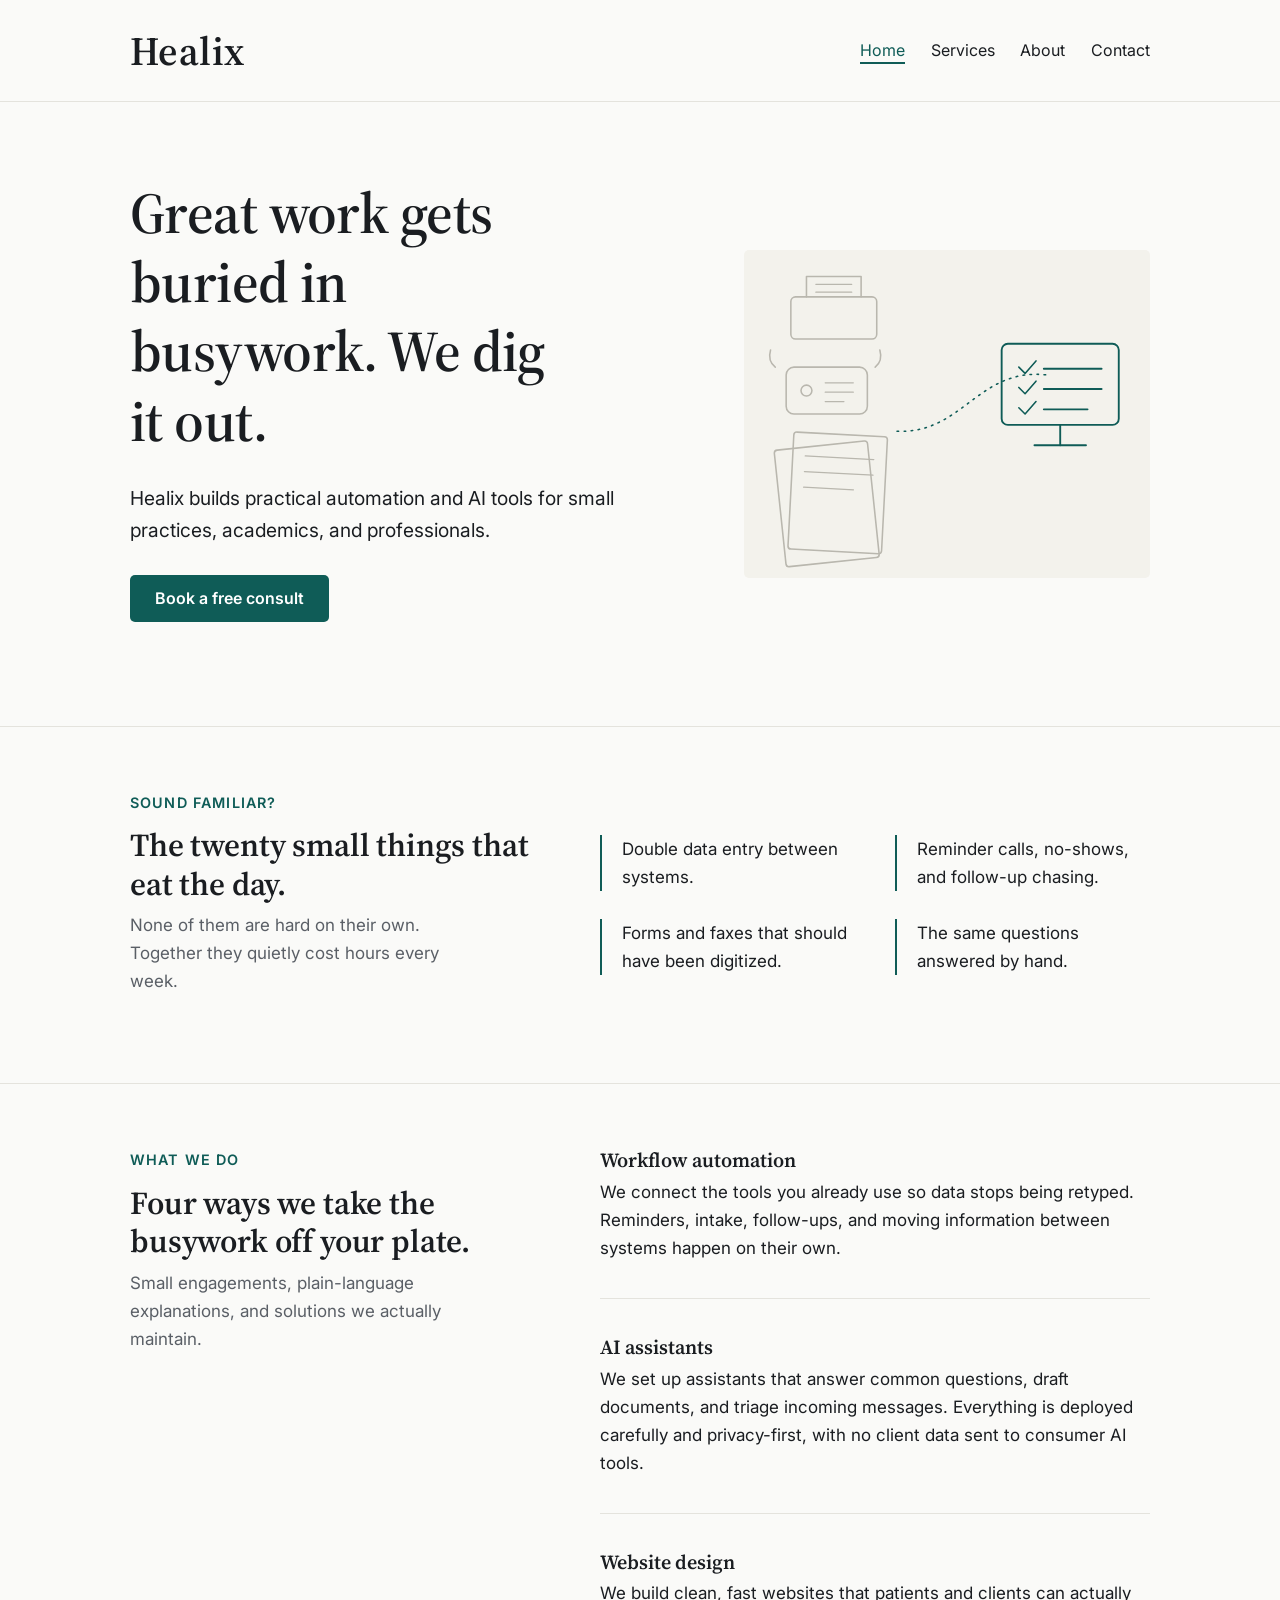
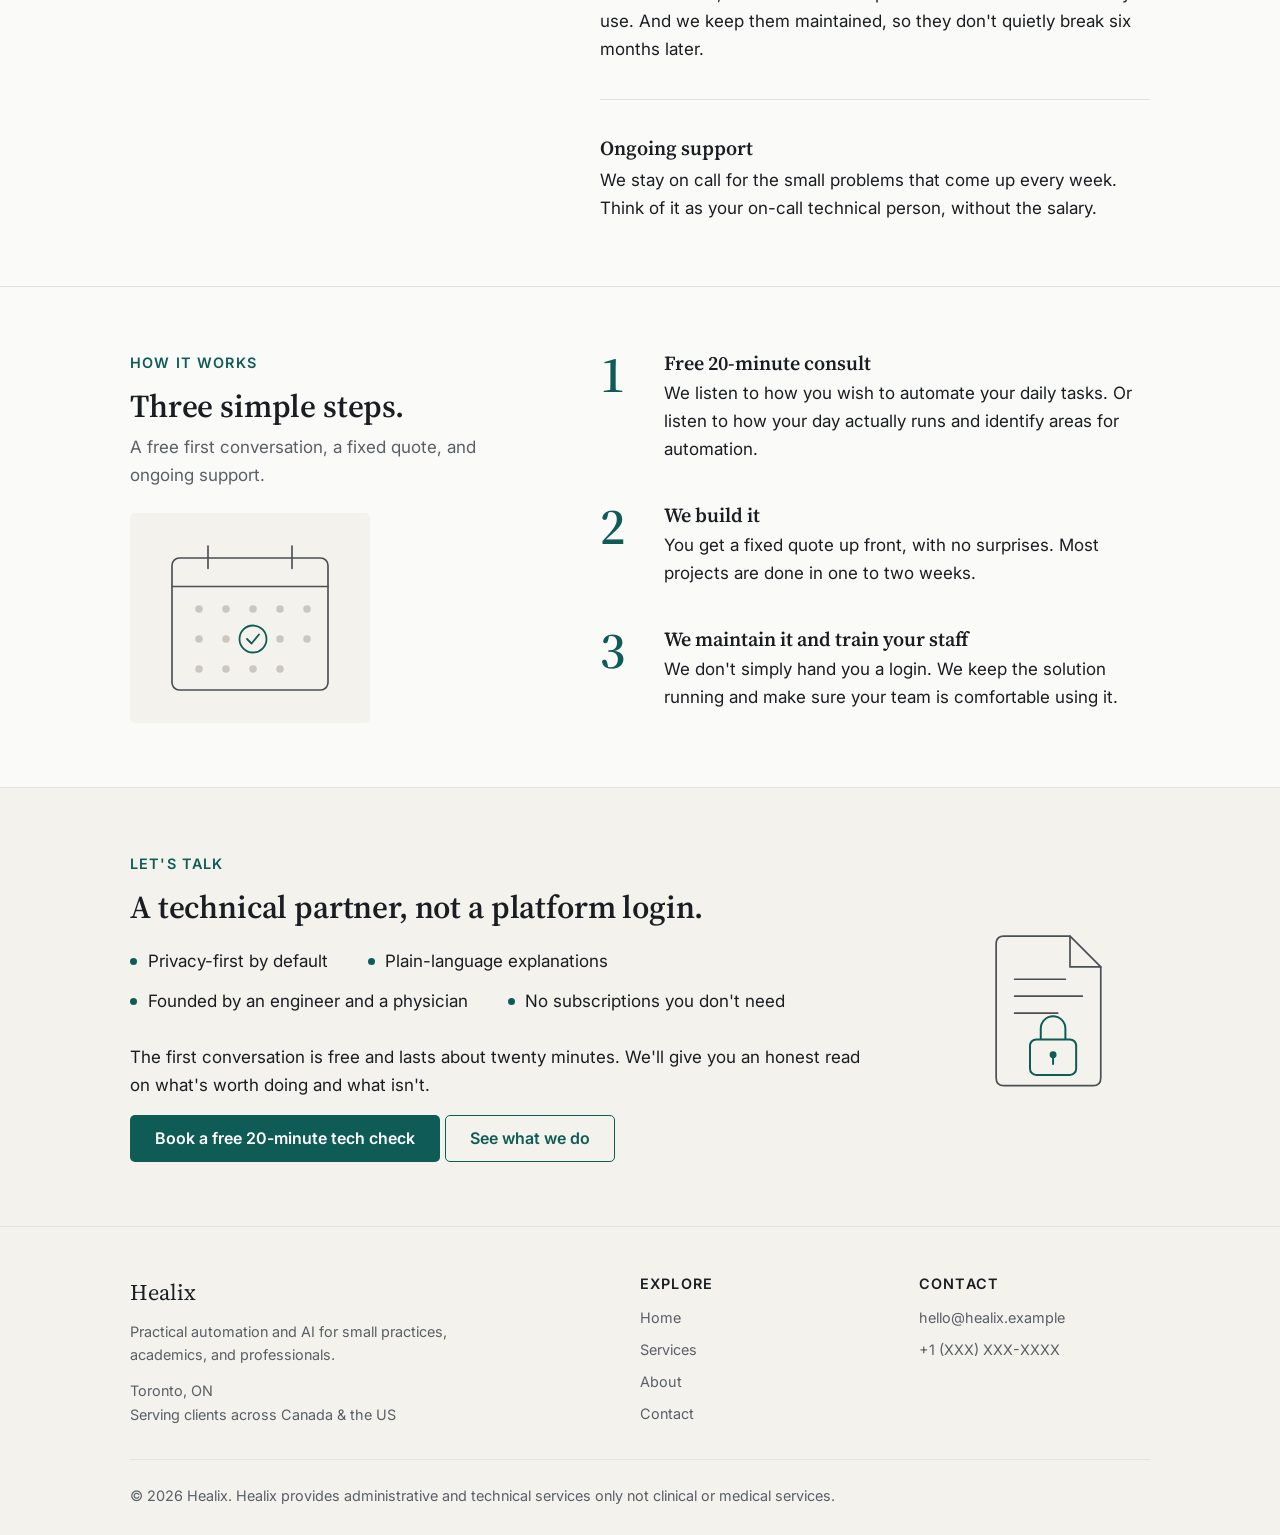
<file: index.html>
<!DOCTYPE html>
<html lang="en">
<head>
  <meta charset="UTF-8">
  <meta name="viewport" content="width=device-width, initial-scale=1.0">
  <title>Healix — Practical automation and AI for small practices</title>
  <meta name="description" content="Healix builds practical automation and AI tools for small medical practices, academics, and professionals. Founded by an engineer and a practicing physician. Serving Canada and the US.">

  <!-- Open Graph -->
  <meta property="og:type" content="website">
  <meta property="og:title" content="Healix — Practical automation and AI for small practices">
  <meta property="og:description" content="The unglamorous fixes big software ignores: automations, simple AI assistants, and working websites for small practices and professionals.">
  <meta property="og:site_name" content="Healix">
  <meta property="og:locale" content="en_CA">

  <!-- Fonts: two families only -->
  <link rel="preconnect" href="https://fonts.googleapis.com">
  <link rel="preconnect" href="https://fonts.gstatic.com" crossorigin>
  <link href="https://fonts.googleapis.com/css2?family=Inter:wght@400;500;600&family=Source+Serif+4:opsz,wght@8..60,400;8..60,600&display=swap" rel="stylesheet">

  <link rel="stylesheet" href="css/styles.css">
</head>
<body>
  <a class="skip-link" href="#main">Skip to content</a>

  <header class="site-header">
    <div class="wrap">
      <a class="brand" href="index.html">Healix</a>
      <button class="nav-toggle" aria-expanded="false" aria-controls="nav" aria-label="Open menu">
        <svg width="22" height="22" viewBox="0 0 24 24" fill="none" stroke="currentColor" stroke-width="2" stroke-linecap="round" aria-hidden="true"><line x1="3" y1="6" x2="21" y2="6"/><line x1="3" y1="12" x2="21" y2="12"/><line x1="3" y1="18" x2="21" y2="18"/></svg>
      </button>
      <nav class="nav" id="nav" aria-label="Primary">
        <a href="index.html" aria-current="page">Home</a>
        <a href="services.html">Services</a>
        <a href="about.html">About</a>
        <a href="contact.html">Contact</a>
      </nav>
    </div>
  </header>

  <main id="main">

    <!-- a. Hero -->
    <section class="hero">
      <div class="wrap hero-grid">
        <div class="hero-text">
          <h1>Great work gets buried in busywork. We dig it out.</h1>
          <p class="support">Healix builds practical automation and AI tools for small practices, academics, and professionals.</p>
          <div class="cta-row">
            <a class="btn btn-primary" href="contact.html">Book a free consult</a>
          </div>
          <!-- <p class="credibility">Founded by an engineer and doctor. Serving clients across Canada and the US.</p> -->
        </div>
        <img class="hero-art" src="assets/hero-motif.svg" width="520" height="420"
             alt="Line illustration of a cluttered desk — stacked paper forms, a ringing phone, and a fax — giving way to a single tidy screen showing an organized checklist.">
      </div>
    </section>

    <!-- b. Sound familiar? -->
    <section class="section" aria-labelledby="pains-title">
      <div class="wrap split split-pains">
        <div class="split-intro">
          <p class="eyebrow">Sound familiar?</p>
          <h2 id="pains-title">The twenty small things that eat the day.</h2>
          <p class="muted">None of them are hard on their own. Together they quietly cost hours every week.</p>
        </div>
        <ul class="pains">
          <li>Double data entry between systems.</li>
          <li>Reminder calls, no-shows, and follow-up chasing.</li>
          <li>Forms and faxes that should have been digitized.</li>
          <li>The same questions answered by hand.</li>
        </ul>
      </div>
    </section>

    <!-- c. What we do -->
    <section class="section" aria-labelledby="services-title">
      <div class="wrap split">
        <div class="split-intro">
          <p class="eyebrow">What we do</p>
          <h2 id="services-title">Four ways we take the busywork off your plate.</h2>
          <p class="muted">Small engagements, plain-language explanations, and solutions we actually maintain.</p>
        </div>
        <div class="services-brief">
          <div class="svc">
            <h3>Workflow automation</h3>
            <p>We connect the tools you already use so data stops being retyped. Reminders, intake, follow-ups, and moving information between systems happen on their own.</p>
          </div>
          <div class="svc">
            <h3>AI assistants </h3>
            <p>We set up assistants that answer common questions, draft documents, and triage incoming messages. Everything is deployed carefully and privacy-first, with no client data sent to consumer AI tools.</p>
          </div>
          <div class="svc">
            <h3>Website design</h3>
            <p>We build clean, fast websites that patients and clients can actually use. And we keep them maintained, so they don't quietly break six months later.</p>
          </div>
          <div class="svc">
            <h3>Ongoing support</h3>
            <p>We stay on call for the small problems that come up every week. Think of it as your on-call technical person, without the salary.</p>
          </div>
        </div>
      </div>
    </section>

    <!-- d. How it works -->
    <section class="section" aria-labelledby="how-title">
      <div class="wrap split split-how">
        <div class="split-intro">
          <p class="eyebrow">How it works</p>
          <h2 id="how-title">Three simple steps.</h2>
          <p class="muted">A free first conversation, a fixed quote, and ongoing support.</p>
          <img class="intro-art" src="assets/motif-steps.svg" width="320" height="280"
               alt="Line drawing of a calendar with one date circled and checked, marking a booked tech check.">
        </div>
        <ol class="steps">
          <li>
            <div>
              <h3>Free 20-minute consult</h3>
              <p>We listen to how you wish to automate your daily tasks. Or listen to how your day actually runs and identify areas for automation.</p>
            </div>
          </li>
          <li>
            <div>
              <h3>We build it</h3>
              <p>You get a fixed quote up front, with no surprises. Most projects are done in one to two weeks.</p>
            </div>
          </li>
          <li>
            <div>
              <h3>We maintain it and train your staff</h3>
              <p>We don't simply hand you a login. We keep the solution running and make sure your team is comfortable using it.</p>
            </div>
          </li>
        </ol>
      </div>
    </section>

    <!-- e. Trust + closing CTA (merged) -->
    <section class="section trust" aria-labelledby="trust-title">
      <div class="wrap trust-grid">
        <div>
          <p class="eyebrow">Let's talk</p>
          <h2 id="trust-title">A technical partner, not a platform login.</h2>
          <ul>
            <li>Privacy-first by default</li>
            <li>Plain-language explanations</li>
            <li>Founded by an engineer and a physician</li>
            <li>No subscriptions you don't need</li>
          </ul>
          <p>The first conversation is free and lasts about twenty minutes. We'll give you an honest read on what's worth doing and what isn't.</p>
          <div class="cta-row">
            <a class="btn btn-primary" href="contact.html">Book a free 20-minute tech check</a>
            <a class="btn btn-secondary" href="services.html">See what we do</a>
          </div>
        </div>
        <img class="trust-art" src="assets/motif-privacy.svg" width="260" height="280"
             alt="Line drawing of a document or health record secured with a padlock.">
      </div>
    </section>

  </main>

  <footer class="site-footer">
    <div class="wrap">
      <div class="footer-cols">
        <div class="footer-col footer-about">
          <span class="foot-brand">Healix</span>
          <p>Practical automation and AI for small practices, academics, and professionals.</p>
          <p>Toronto, ON<br>Serving clients across Canada &amp; the US</p>
        </div>
        <nav class="footer-col" aria-label="Footer">
          <h2 class="footer-head">Explore</h2>
          <ul>
            <li><a href="index.html">Home</a></li>
            <li><a href="services.html">Services</a></li>
            <li><a href="about.html">About</a></li>
            <li><a href="contact.html">Contact</a></li>
          </ul>
        </nav>
        <div class="footer-col">
          <h2 class="footer-head">Contact</h2>
          <ul>
            <li><a href="mailto:hello@healix.example" data-email>hello@healix.example</a></li>
            <li data-phone>+1 (XXX) XXX-XXXX</li>
          </ul>
        </div>
      </div>
      <div class="footer-bottom">
        <span class="disclaimer">© <span id="year">2026</span> Healix. Healix provides administrative and technical services only not clinical or medical services.</span>
      </div>
    </div>
  </footer>

  <script src="js/form.js"></script>
</body>
</html>
</file>
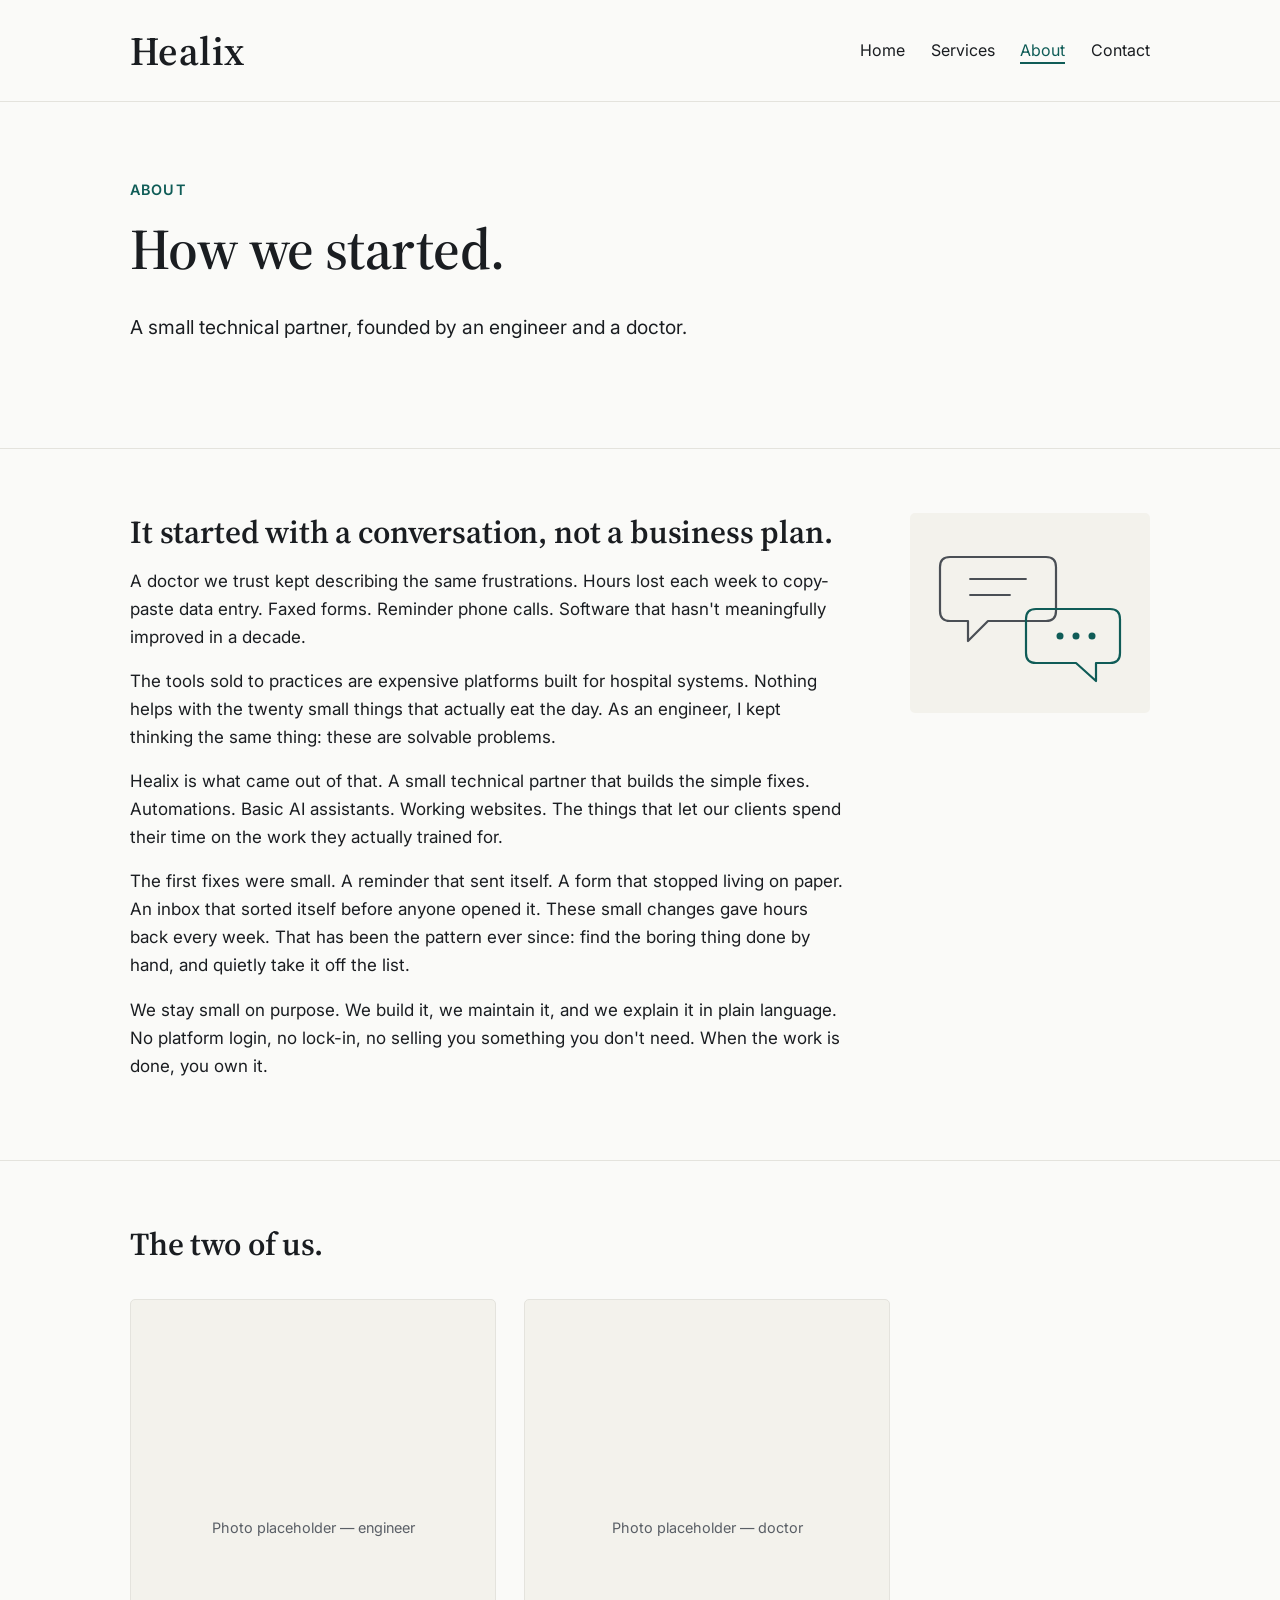
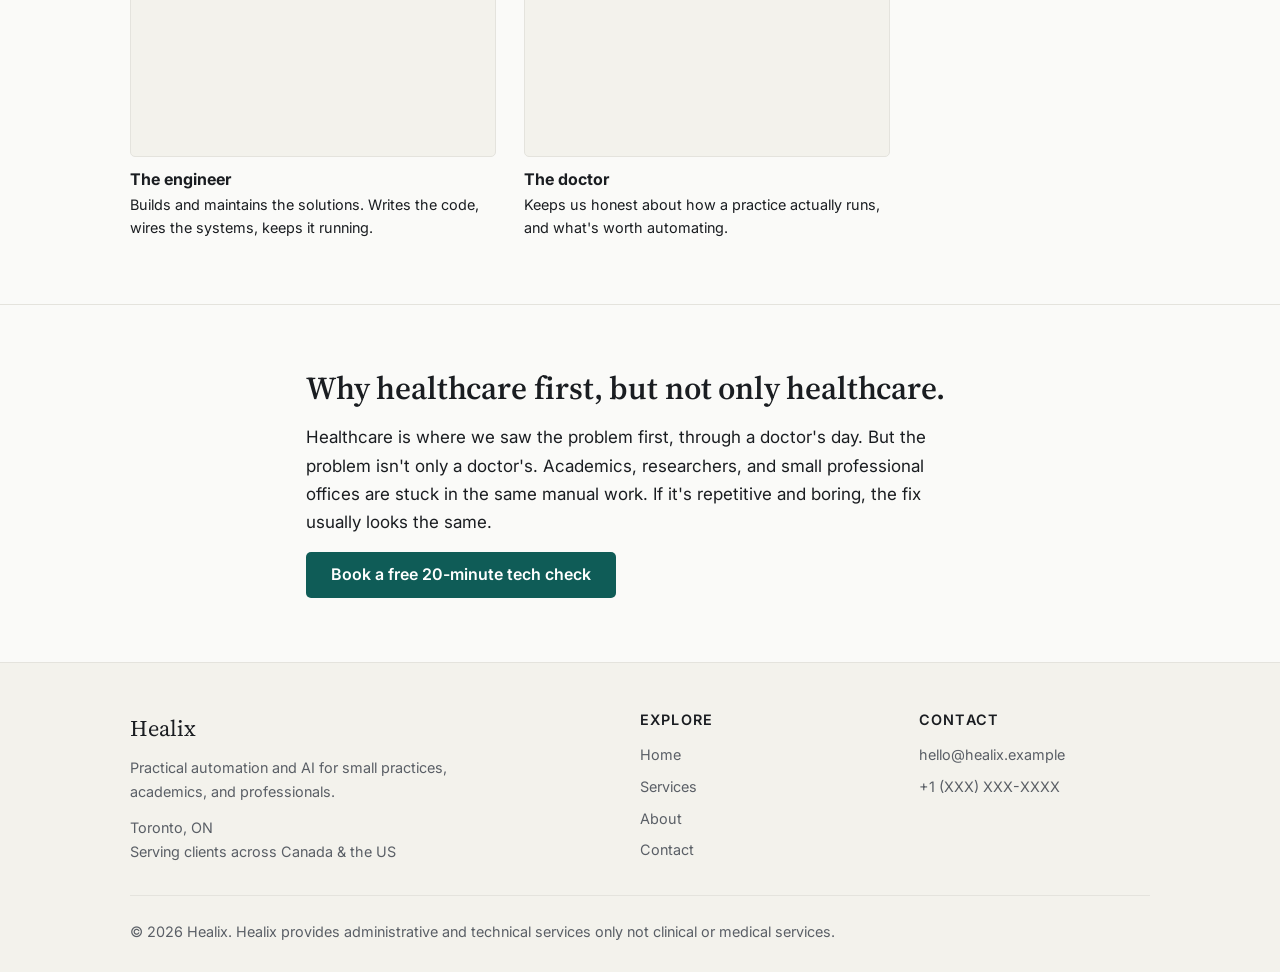
<file: about.html>
<!DOCTYPE html>
<html lang="en">
<head>
  <meta charset="UTF-8">
  <meta name="viewport" content="width=device-width, initial-scale=1.0">
  <title>About — Healix</title>
  <meta name="description" content="Healix started with a conversation, not a business plan. Founded by an engineer and a doctor to fix the small, repetitive work that big software ignores.">

  <!-- Open Graph -->
  <meta property="og:type" content="website">
  <meta property="og:title" content="About — Healix">
  <meta property="og:description" content="A small technical partner founded by an engineer and a doctor. Healthcare first, but not only healthcare.">
  <meta property="og:site_name" content="Healix">
  <meta property="og:locale" content="en_CA">

  <!-- Fonts: two families only -->
  <link rel="preconnect" href="https://fonts.googleapis.com">
  <link rel="preconnect" href="https://fonts.gstatic.com" crossorigin>
  <link href="https://fonts.googleapis.com/css2?family=Inter:wght@400;500;600&family=Source+Serif+4:opsz,wght@8..60,400;8..60,600&display=swap" rel="stylesheet">

  <link rel="stylesheet" href="css/styles.css">
</head>
<body>
  <a class="skip-link" href="#main">Skip to content</a>

  <header class="site-header">
    <div class="wrap">
      <a class="brand" href="index.html">Healix</a>
      <button class="nav-toggle" aria-expanded="false" aria-controls="nav" aria-label="Open menu">
        <svg width="22" height="22" viewBox="0 0 24 24" fill="none" stroke="currentColor" stroke-width="2" stroke-linecap="round" aria-hidden="true"><line x1="3" y1="6" x2="21" y2="6"/><line x1="3" y1="12" x2="21" y2="12"/><line x1="3" y1="18" x2="21" y2="18"/></svg>
      </button>
      <nav class="nav" id="nav" aria-label="Primary">
        <a href="index.html">Home</a>
        <a href="services.html">Services</a>
        <a href="about.html" aria-current="page">About</a>
        <a href="contact.html">Contact</a>
      </nav>
    </div>
  </header>

  <main id="main">

    <!-- Page intro -->
    <section class="hero">
      <div class="wrap">
        <p class="eyebrow">About</p>
        <h1>How we started.</h1>
        <p class="support">A small technical partner, founded by an engineer and a doctor.</p>
      </div>
    </section>

    <!-- Founding story -->
    <section class="section" aria-labelledby="story-title">
      <div class="wrap about-split">
        <div class="about-story">
        <h2 id="story-title">It started with a conversation, not a business plan.</h2>
        <p>A doctor we trust kept describing the same frustrations. Hours lost each week to copy-paste data entry. Faxed forms. Reminder phone calls. Software that hasn't meaningfully improved in a decade.</p>
        <p>The tools sold to practices are expensive platforms built for hospital systems. Nothing helps with the twenty small things that actually eat the day. As an engineer, I kept thinking the same thing: these are solvable problems.</p>
        <p>Healix is what came out of that. A small technical partner that builds the simple fixes. Automations. Basic AI assistants. Working websites. The things that let our clients spend their time on the work they actually trained for.</p>
        <p>The first fixes were small. A reminder that sent itself. A form that stopped living on paper. An inbox that sorted itself before anyone opened it. These small changes gave hours back every week. That has been the pattern ever since: find the boring thing done by hand, and quietly take it off the list.</p>
        <p>We stay small on purpose. We build it, we maintain it, and we explain it in plain language. No platform login, no lock-in, no selling you something you don't need. When the work is done, you own it.</p>
        </div>
        <img class="about-art" src="assets/about-conversation.svg" width="240" height="200"
             alt="Line drawing of two speech bubbles in conversation, the second marked with teal dots.">
      </div>
    </section>

    <!-- Founders -->
    <section class="section" aria-labelledby="founders-title">
      <div class="wrap">
        <h2 id="founders-title">The two of us.</h2>
        <div class="founders">
          <div class="founder">
            <figure>
              <div class="photo">Photo placeholder — engineer</div>
              <figcaption>
                <strong>The engineer</strong>
                Builds and maintains the solutions. Writes the code, wires the systems, keeps it running.
              </figcaption>
            </figure>
          </div>
          <div class="founder">
            <figure>
              <div class="photo">Photo placeholder — doctor</div>
              <figcaption>
                <strong>The doctor</strong>
                Keeps us honest about how a practice actually runs, and what's worth automating.
              </figcaption>
            </figure>
          </div>
        </div>
      </div>
    </section>

    <!-- Why healthcare first -->
    <section class="section" aria-labelledby="why-title">
      <div class="wrap about-story">
        <h2 id="why-title">Why healthcare first, but not only healthcare.</h2>
        <p>Healthcare is where we saw the problem first, through a doctor's day. But the problem isn't only a doctor's. Academics, researchers, and small professional offices are stuck in the same manual work. If it's repetitive and boring, the fix usually looks the same.</p>
        <div class="cta-row">
          <a class="btn btn-primary" href="contact.html">Book a free 20-minute tech check</a>
        </div>
      </div>
    </section>

  </main>

  <footer class="site-footer">
    <div class="wrap">
      <div class="footer-cols">
        <div class="footer-col footer-about">
          <span class="foot-brand">Healix</span>
          <p>Practical automation and AI for small practices, academics, and professionals.</p>
          <p>Toronto, ON<br>Serving clients across Canada &amp; the US</p>
        </div>
        <nav class="footer-col" aria-label="Footer">
          <h2 class="footer-head">Explore</h2>
          <ul>
            <li><a href="index.html">Home</a></li>
            <li><a href="services.html">Services</a></li>
            <li><a href="about.html">About</a></li>
            <li><a href="contact.html">Contact</a></li>
          </ul>
        </nav>
        <div class="footer-col">
          <h2 class="footer-head">Contact</h2>
          <ul>
            <li><a href="mailto:hello@healix.example" data-email>hello@healix.example</a></li>
            <li data-phone>+1 (XXX) XXX-XXXX</li>
          </ul>
        </div>
      </div>
      <div class="footer-bottom">
        <span class="disclaimer">© <span id="year">2026</span> Healix. Healix provides administrative and technical services only not clinical or medical services.</span>
      </div>
    </div>
  </footer>

  <script src="js/form.js"></script>
</body>
</html>
</file>
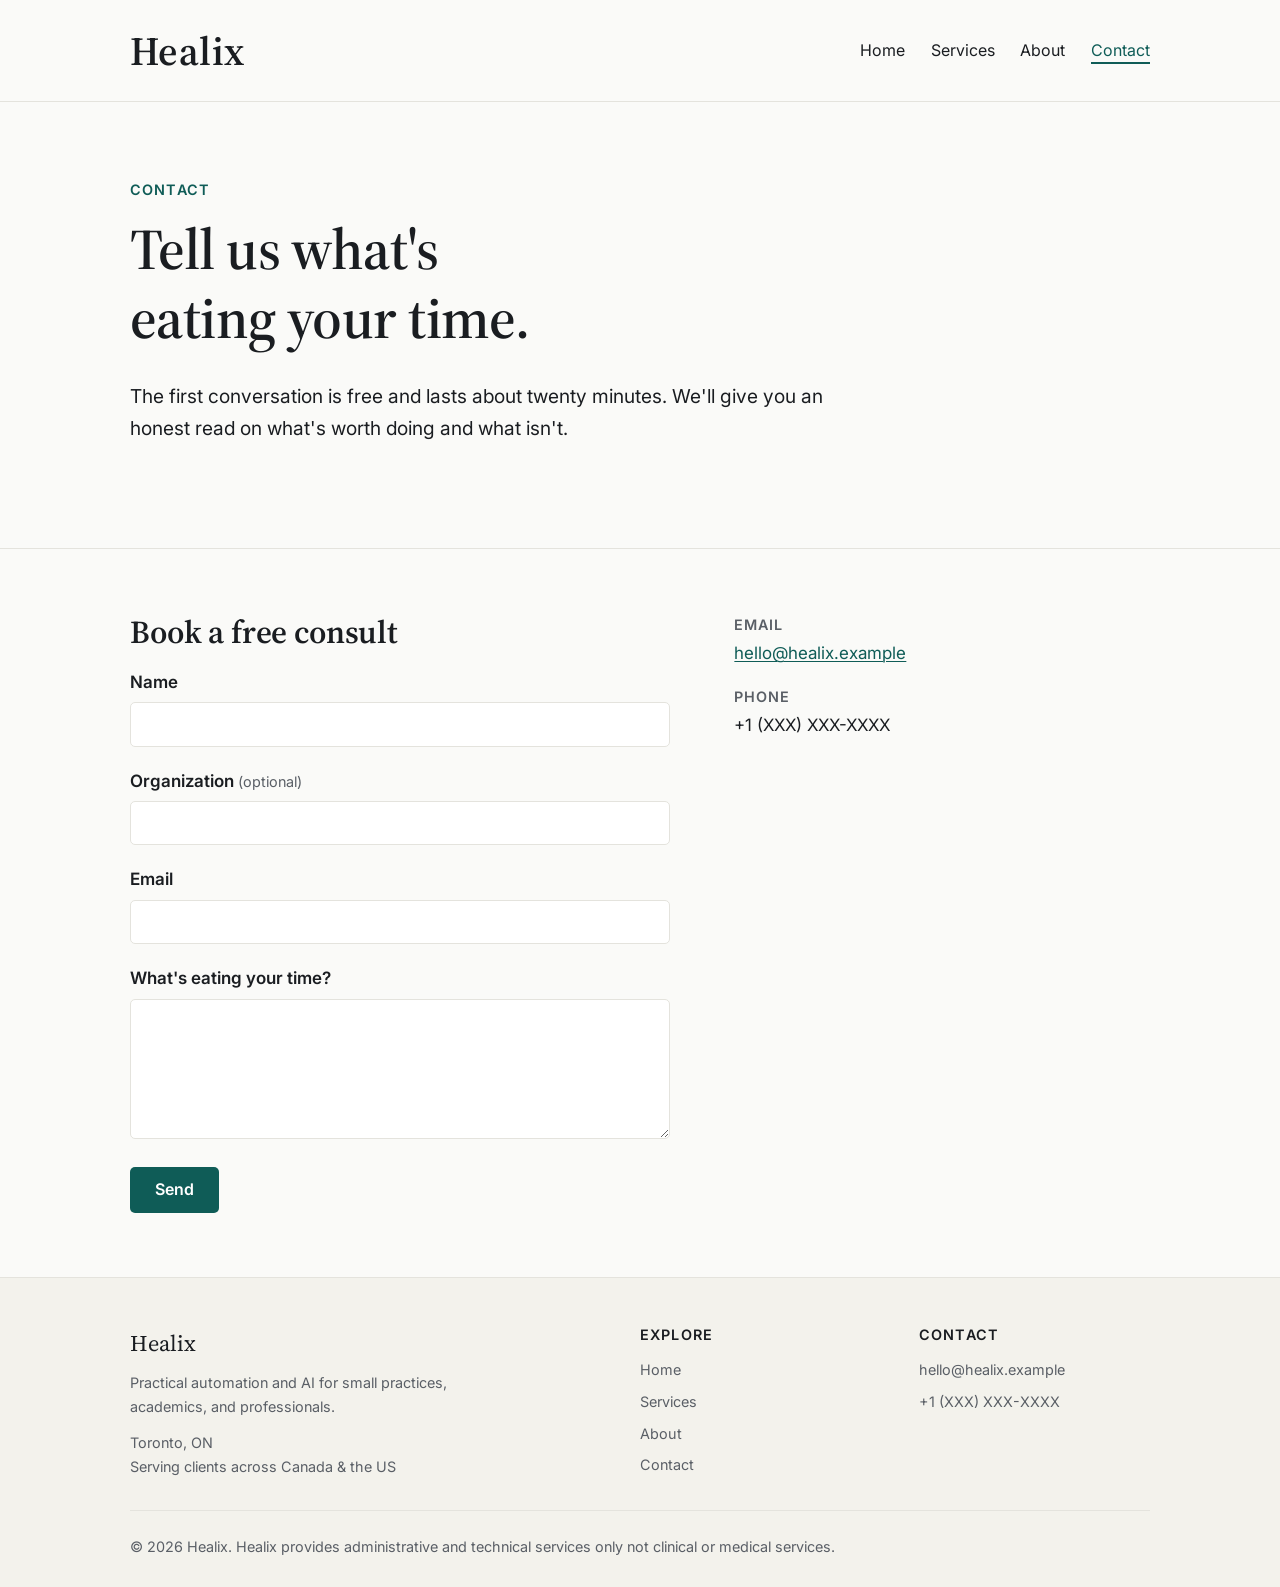
<file: contact.html>
<!DOCTYPE html>
<html lang="en">
<head>
  <meta charset="UTF-8">
  <meta name="viewport" content="width=device-width, initial-scale=1.0">
  <title>Contact — Healix</title>
  <meta name="description" content="Book a free 20-minute tech check with Healix. Tell us what's eating your time and we'll give you an honest read on what's worth automating.">

  <!-- Open Graph -->
  <meta property="og:type" content="website">
  <meta property="og:title" content="Contact — Healix">
  <meta property="og:description" content="Book a free 20-minute tech check. Serving clients across Canada and the US.">
  <meta property="og:site_name" content="Healix">
  <meta property="og:locale" content="en_CA">

  <!-- Fonts: two families only -->
  <link rel="preconnect" href="https://fonts.googleapis.com">
  <link rel="preconnect" href="https://fonts.gstatic.com" crossorigin>
  <link href="https://fonts.googleapis.com/css2?family=Inter:wght@400;500;600&family=Source+Serif+4:opsz,wght@8..60,400;8..60,600&display=swap" rel="stylesheet">

  <link rel="stylesheet" href="css/styles.css">
</head>
<body>
  <a class="skip-link" href="#main">Skip to content</a>

  <header class="site-header">
    <div class="wrap">
      <a class="brand" href="index.html">Healix</a>
      <button class="nav-toggle" aria-expanded="false" aria-controls="nav" aria-label="Open menu">
        <svg width="22" height="22" viewBox="0 0 24 24" fill="none" stroke="currentColor" stroke-width="2" stroke-linecap="round" aria-hidden="true"><line x1="3" y1="6" x2="21" y2="6"/><line x1="3" y1="12" x2="21" y2="12"/><line x1="3" y1="18" x2="21" y2="18"/></svg>
      </button>
      <nav class="nav" id="nav" aria-label="Primary">
        <a href="index.html">Home</a>
        <a href="services.html">Services</a>
        <a href="about.html">About</a>
        <a href="contact.html" aria-current="page">Contact</a>
      </nav>
    </div>
  </header>

  <main id="main">

    <!-- Page intro -->
    <section class="hero">
      <div class="wrap">
        <p class="eyebrow">Contact</p>
        <h1>Tell us what's eating your time.</h1>
        <p class="support">The first conversation is free and lasts about twenty minutes. We'll give you an honest read on what's worth doing and what isn't.</p>
      </div>
    </section>

    <!-- Form + details -->
    <section class="section" aria-labelledby="form-title">
      <div class="wrap contact-grid">

        <div>
          <h2 id="form-title">Book a free consult</h2>
          <form id="booking-form" novalidate>
            <div class="form-field">
              <label for="name">Name</label>
              <input type="text" id="name" name="name" autocomplete="name" required>
            </div>
            <div class="form-field">
              <label for="organization">Organization <span class="hint">(optional)</span></label>
              <input type="text" id="organization" name="organization" autocomplete="organization">
            </div>
            <div class="form-field">
              <label for="email">Email</label>
              <input type="email" id="email" name="email" autocomplete="email" required>
            </div>
            <div class="form-field">
              <label for="message">What's eating your time?</label>
              <textarea id="message" name="message" required></textarea>
            </div>
            <!-- Honeypot: hidden from people, catches bots -->
            <input type="checkbox" name="botcheck" class="hp-field" tabindex="-1" autocomplete="off" aria-hidden="true">
            <button type="submit" class="btn btn-primary">Send</button>
            <p id="form-error" class="form-error" role="alert" hidden></p>
          </form>

          <div id="form-confirm" class="form-confirm" hidden>
            <h2>Thanks<span id="confirm-name"></span>, we've got it.</h2>
            <p>We'll be in touch within one business day to find a time. No pitch, no pressure.</p>
          </div>
        </div>

        <aside class="contact-aside" aria-label="Other ways to reach us">
          <dl>
            <div>
              <dt>Email</dt>
              <dd><a href="mailto:hello@healix.example" data-email>hello@healix.example</a></dd>
            </div>
            <div>
              <dt>Phone</dt>
              <dd data-phone>+1 (XXX) XXX-XXXX</dd>
            </div>
          </dl>
        </aside>

      </div>
    </section>

  </main>

  <footer class="site-footer">
    <div class="wrap">
      <div class="footer-cols">
        <div class="footer-col footer-about">
          <span class="foot-brand">Healix</span>
          <p>Practical automation and AI for small practices, academics, and professionals.</p>
          <p>Toronto, ON<br>Serving clients across Canada &amp; the US</p>
        </div>
        <nav class="footer-col" aria-label="Footer">
          <h2 class="footer-head">Explore</h2>
          <ul>
            <li><a href="index.html">Home</a></li>
            <li><a href="services.html">Services</a></li>
            <li><a href="about.html">About</a></li>
            <li><a href="contact.html">Contact</a></li>
          </ul>
        </nav>
        <div class="footer-col">
          <h2 class="footer-head">Contact</h2>
          <ul>
            <li><a href="mailto:hello@healix.example" data-email>hello@healix.example</a></li>
            <li data-phone>+1 (XXX) XXX-XXXX</li>
          </ul>
        </div>
      </div>
      <div class="footer-bottom">
        <span class="disclaimer">© <span id="year">2026</span> Healix. Healix provides administrative and technical services only not clinical or medical services.</span>
      </div>
    </div>
  </footer>

  <script src="js/form.js"></script>
</body>
</html>
</file>
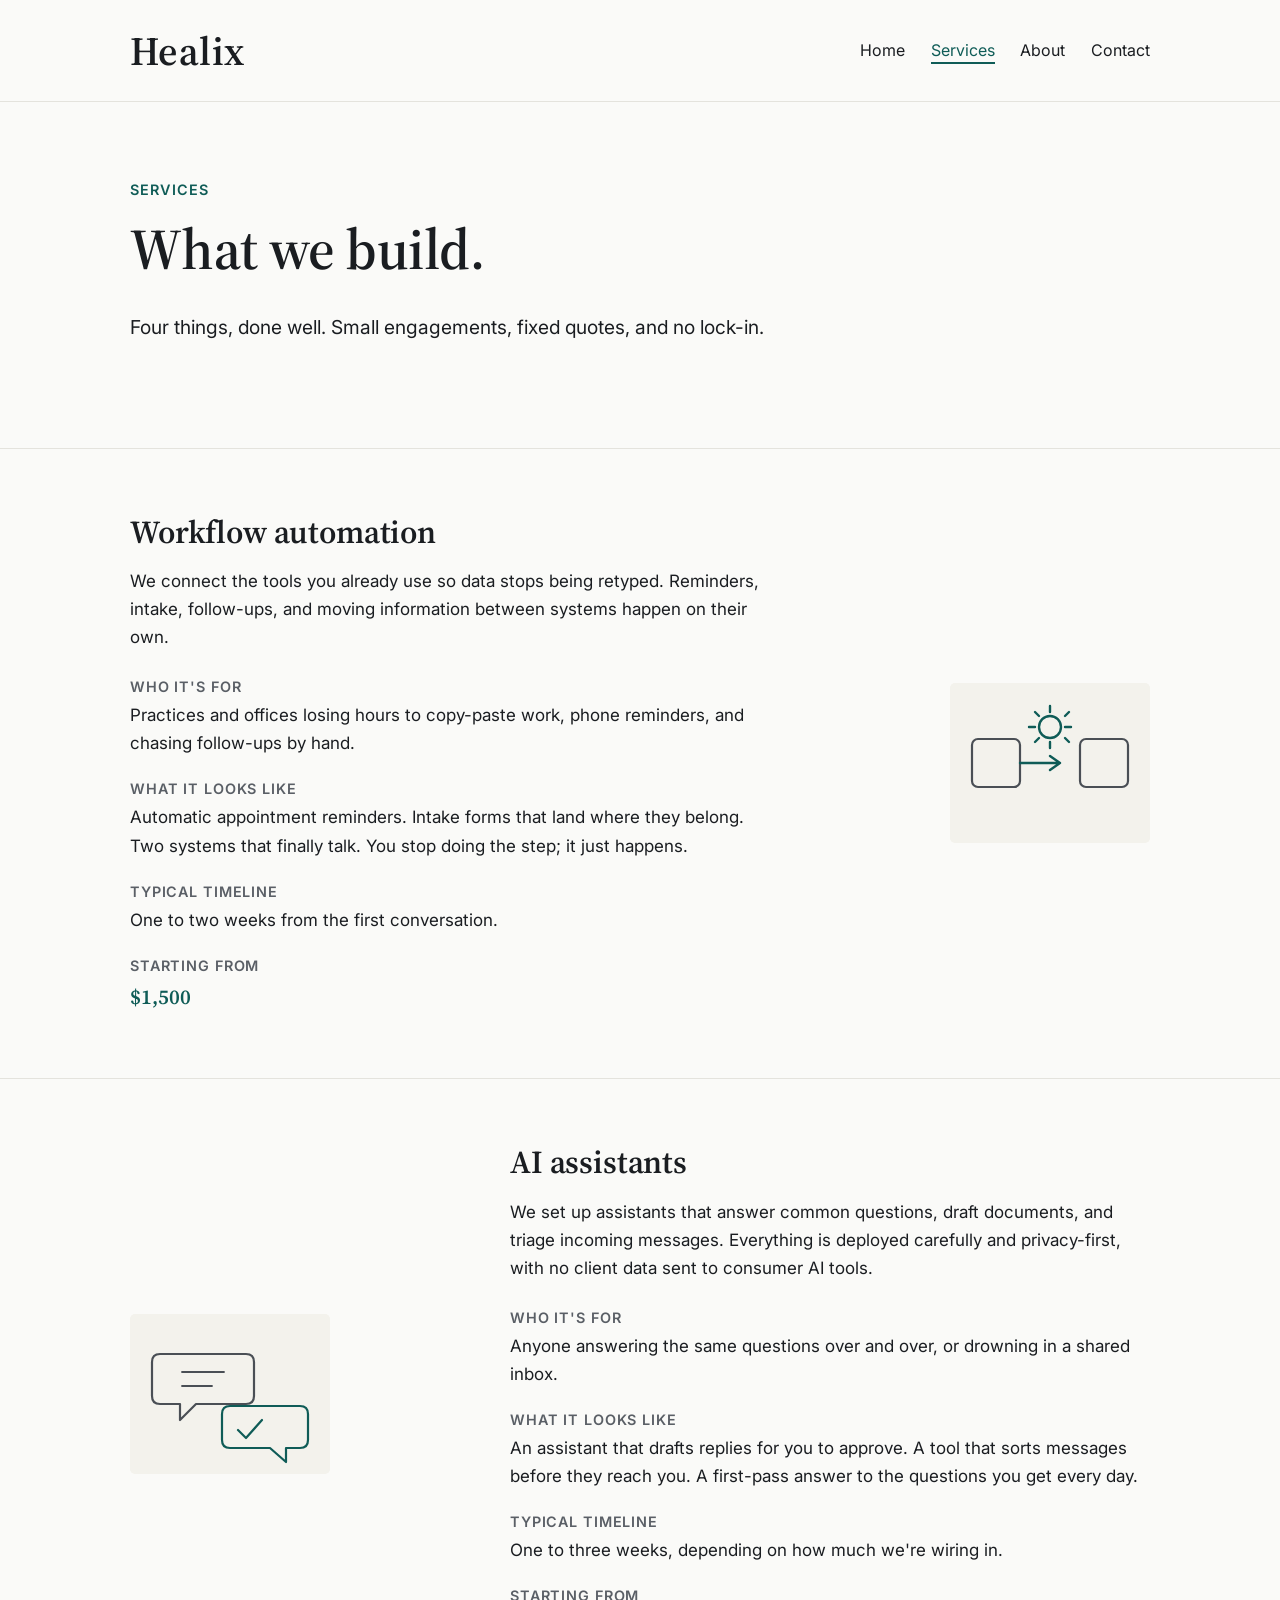
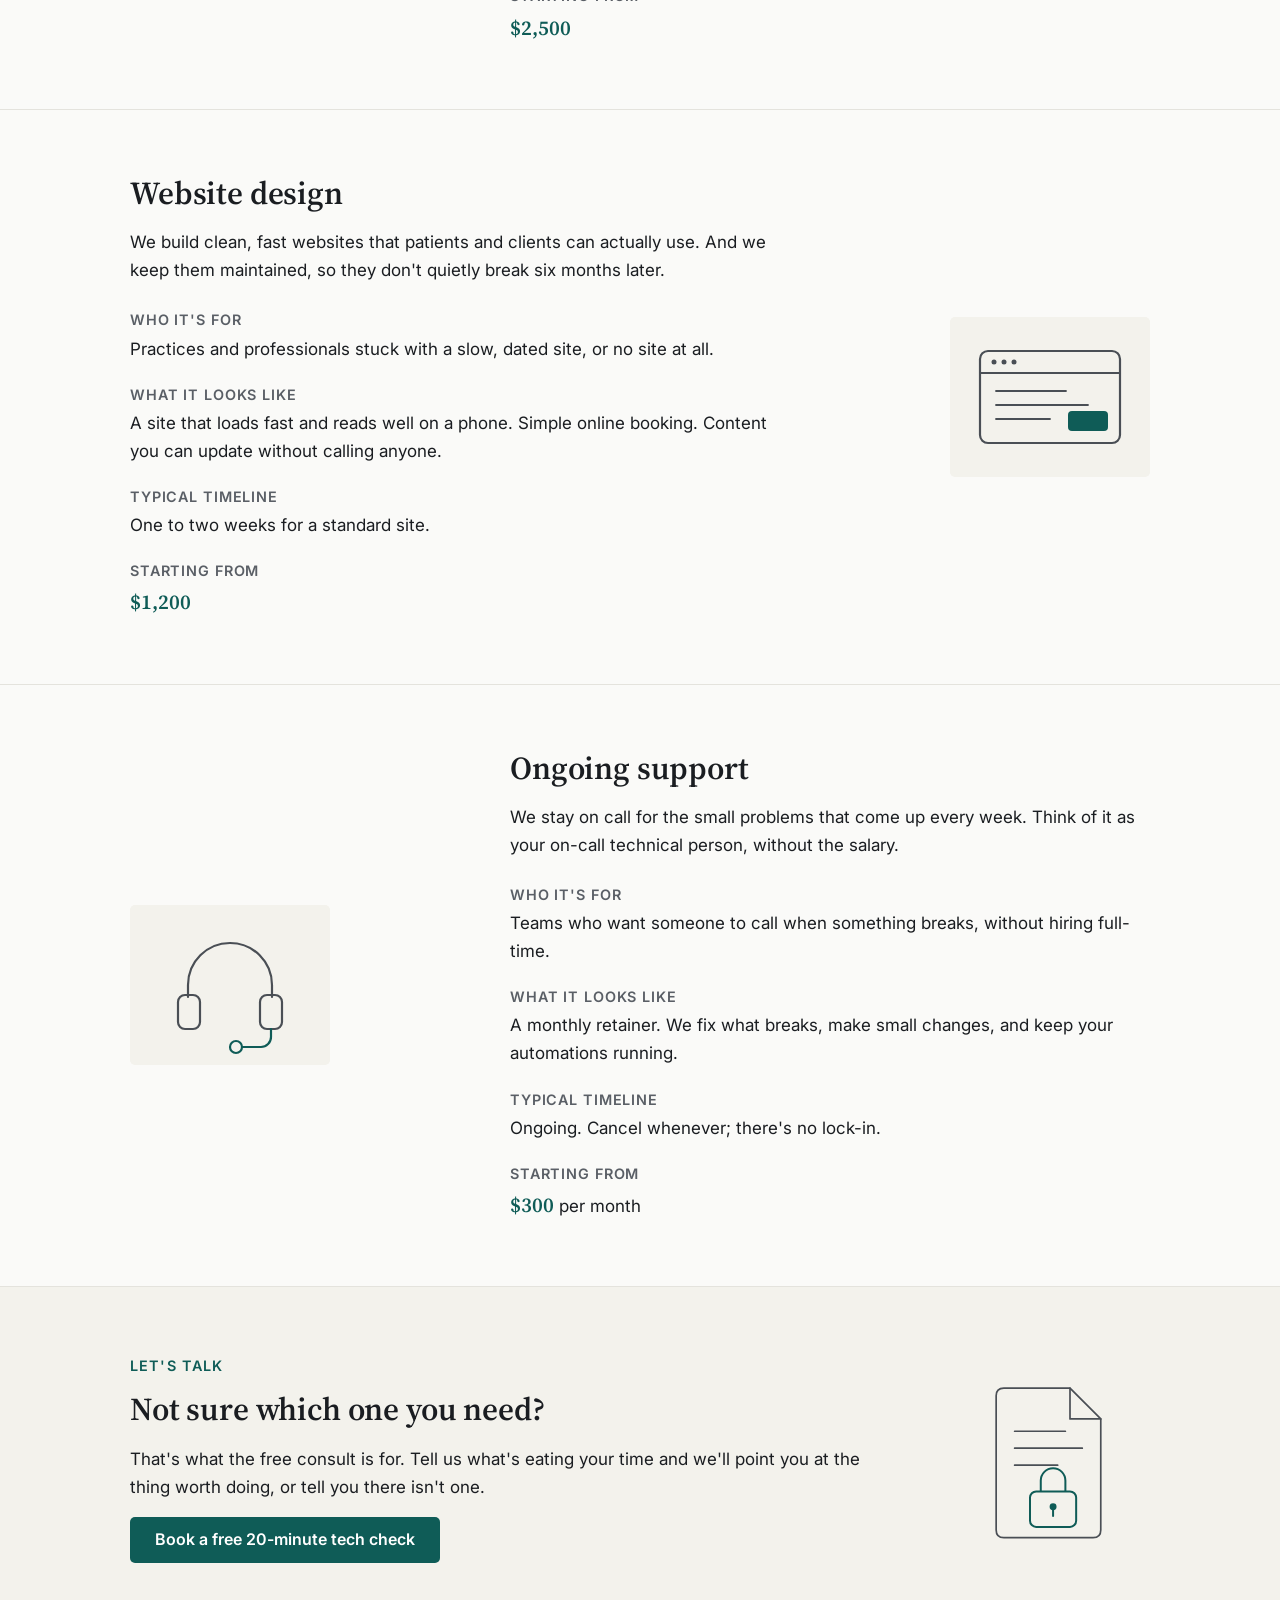
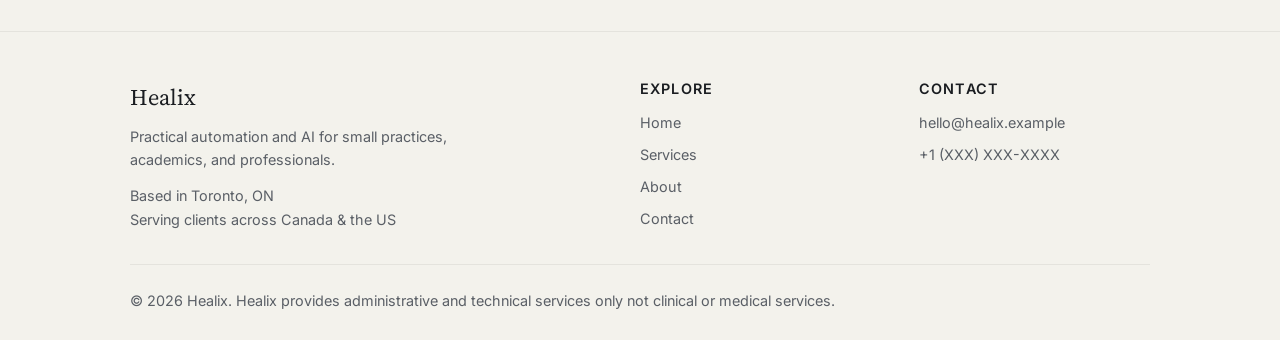
<file: services.html>
<!DOCTYPE html>
<html lang="en">
<head>
  <meta charset="UTF-8">
  <meta name="viewport" content="width=device-width, initial-scale=1.0">
  <title>Services — Healix</title>
  <meta name="description" content="What Healix builds: workflow automation, AI assistants, website design, and ongoing support. Fixed quotes, fast turnaround, no lock-in.">

  <!-- Open Graph -->
  <meta property="og:type" content="website">
  <meta property="og:title" content="Services — Healix">
  <meta property="og:description" content="Workflow automation, AI assistants, website design, and ongoing support for small practices and professionals.">
  <meta property="og:site_name" content="Healix">
  <meta property="og:locale" content="en_CA">

  <!-- Fonts: two families only -->
  <link rel="preconnect" href="https://fonts.googleapis.com">
  <link rel="preconnect" href="https://fonts.gstatic.com" crossorigin>
  <link href="https://fonts.googleapis.com/css2?family=Inter:wght@400;500;600&family=Source+Serif+4:opsz,wght@8..60,400;8..60,600&display=swap" rel="stylesheet">

  <link rel="stylesheet" href="css/styles.css">
</head>
<body>
  <a class="skip-link" href="#main">Skip to content</a>

  <header class="site-header">
    <div class="wrap">
      <a class="brand" href="index.html">Healix</a>
      <button class="nav-toggle" aria-expanded="false" aria-controls="nav" aria-label="Open menu">
        <svg width="22" height="22" viewBox="0 0 24 24" fill="none" stroke="currentColor" stroke-width="2" stroke-linecap="round" aria-hidden="true"><line x1="3" y1="6" x2="21" y2="6"/><line x1="3" y1="12" x2="21" y2="12"/><line x1="3" y1="18" x2="21" y2="18"/></svg>
      </button>
      <nav class="nav" id="nav" aria-label="Primary">
        <a href="index.html">Home</a>
        <a href="services.html" aria-current="page">Services</a>
        <a href="about.html">About</a>
        <a href="contact.html">Contact</a>
      </nav>
    </div>
  </header>

  <main id="main">

    <!-- Page intro -->
    <section class="hero">
      <div class="wrap">
        <p class="eyebrow">Services</p>
        <h1>What we build.</h1>
        <p class="support">Four things, done well. Small engagements, fixed quotes, and no lock-in.</p>
      </div>
    </section>

    <!-- Service 1: Workflow automation -->
    <section class="section" aria-labelledby="svc-automation">
      <div class="wrap svc-row">
        <div class="svc-text">
        <h2 id="svc-automation">Workflow automation</h2>
        <p>We connect the tools you already use so data stops being retyped. Reminders, intake, follow-ups, and moving information between systems happen on their own.</p>
        <dl>
          <div>
            <dt>Who it's for</dt>
            <dd>Practices and offices losing hours to copy-paste work, phone reminders, and chasing follow-ups by hand.</dd>
          </div>
          <div>
            <dt>What it looks like</dt>
            <dd>Automatic appointment reminders. Intake forms that land where they belong. Two systems that finally talk. You stop doing the step; it just happens.</dd>
          </div>
          <div>
            <dt>Typical timeline</dt>
            <dd>One to two weeks from the first conversation.</dd>
          </div>
          <div>
            <dt>Starting from</dt>
            <dd><span class="price">$1,500</span></dd>
          </div>
        </dl>
        </div>
        <img class="svc-art" src="assets/svc-automation.svg" width="200" height="160"
             alt="Line drawing of two system boxes linked by an arrow that loops through a gear, showing data moving between systems on its own.">
      </div>
    </section>

    <!-- Service 2: AI assistants -->
    <section class="section" aria-labelledby="svc-ai">
      <div class="wrap svc-row svc-row-rev">
        <div class="svc-text">
        <h2 id="svc-ai">AI assistants</h2>
        <p>We set up assistants that answer common questions, draft documents, and triage incoming messages. Everything is deployed carefully and privacy-first, with no client data sent to consumer AI tools.</p>
        <dl>
          <div>
            <dt>Who it's for</dt>
            <dd>Anyone answering the same questions over and over, or drowning in a shared inbox.</dd>
          </div>
          <div>
            <dt>What it looks like</dt>
            <dd>An assistant that drafts replies for you to approve. A tool that sorts messages before they reach you. A first-pass answer to the questions you get every day.</dd>
          </div>
          <div>
            <dt>Typical timeline</dt>
            <dd>One to three weeks, depending on how much we're wiring in.</dd>
          </div>
          <div>
            <dt>Starting from</dt>
            <dd><span class="price">$2,500</span></dd>
          </div>
        </dl>
        </div>
        <img class="svc-art" src="assets/svc-ai.svg" width="200" height="160"
             alt="Line drawing of two chat bubbles, the reply marked with a check, showing an assistant drafting answers.">
      </div>
    </section>

    <!-- Service 3: Website design -->
    <section class="section" aria-labelledby="svc-web">
      <div class="wrap svc-row">
        <div class="svc-text">
        <h2 id="svc-web">Website design</h2>
        <p>We build clean, fast websites that patients and clients can actually use. And we keep them maintained, so they don't quietly break six months later.</p>
        <dl>
          <div>
            <dt>Who it's for</dt>
            <dd>Practices and professionals stuck with a slow, dated site, or no site at all.</dd>
          </div>
          <div>
            <dt>What it looks like</dt>
            <dd>A site that loads fast and reads well on a phone. Simple online booking. Content you can update without calling anyone.</dd>
          </div>
          <div>
            <dt>Typical timeline</dt>
            <dd>One to two weeks for a standard site.</dd>
          </div>
          <div>
            <dt>Starting from</dt>
            <dd><span class="price">$1,200</span></dd>
          </div>
        </dl>
        </div>
        <img class="svc-art" src="assets/svc-web.svg" width="200" height="160"
             alt="Line drawing of a browser window with content lines and a small teal booking button.">
      </div>
    </section>

    <!-- Service 4: Ongoing support -->
    <section class="section" aria-labelledby="svc-support">
      <div class="wrap svc-row svc-row-rev">
        <div class="svc-text">
        <h2 id="svc-support">Ongoing support</h2>
        <p>We stay on call for the small problems that come up every week. Think of it as your on-call technical person, without the salary.</p>
        <dl>
          <div>
            <dt>Who it's for</dt>
            <dd>Teams who want someone to call when something breaks, without hiring full-time.</dd>
          </div>
          <div>
            <dt>What it looks like</dt>
            <dd>A monthly retainer. We fix what breaks, make small changes, and keep your automations running.</dd>
          </div>
          <div>
            <dt>Typical timeline</dt>
            <dd>Ongoing. Cancel whenever; there's no lock-in.</dd>
          </div>
          <div>
            <dt>Starting from</dt>
            <dd><span class="price">$300</span> per month</dd>
          </div>
        </dl>
        </div>
        <img class="svc-art" src="assets/svc-support.svg" width="200" height="160"
             alt="Line drawing of a support headset, representing an on-call technical person you can reach each week.">
      </div>
    </section>

    <!-- Closing CTA -->
    <section class="section trust" aria-labelledby="svc-cta">
      <div class="wrap trust-grid">
        <div>
          <p class="eyebrow">Let's talk</p>
          <h2 id="svc-cta">Not sure which one you need?</h2>
          <p>That's what the free consult is for. Tell us what's eating your time and we'll point you at the thing worth doing, or tell you there isn't one.</p>
          <div class="cta-row">
            <a class="btn btn-primary" href="contact.html">Book a free 20-minute tech check</a>
          </div>
        </div>
        <img class="trust-art" src="assets/motif-privacy.svg" width="260" height="280"
             alt="Line drawing of a document or health record secured with a padlock.">
      </div>
    </section>

  </main>

  <footer class="site-footer">
    <div class="wrap">
      <div class="footer-cols">
        <div class="footer-col footer-about">
          <span class="foot-brand">Healix</span>
          <p>Practical automation and AI for small practices, academics, and professionals.</p>
          <p>Based in Toronto, ON<br>Serving clients across Canada &amp; the US</p>
        </div>
        <nav class="footer-col" aria-label="Footer">
          <h2 class="footer-head">Explore</h2>
          <ul>
            <li><a href="index.html">Home</a></li>
            <li><a href="services.html">Services</a></li>
            <li><a href="about.html">About</a></li>
            <li><a href="contact.html">Contact</a></li>
          </ul>
        </nav>
        <div class="footer-col">
          <h2 class="footer-head">Contact</h2>
          <ul>
            <li><a href="mailto:hello@healix.example" data-email>hello@healix.example</a></li>
            <li data-phone>+1 (XXX) XXX-XXXX</li>
          </ul>
        </div>
      </div>
      <div class="footer-bottom">
        <span class="disclaimer">© <span id="year">2026</span> Healix. Healix provides administrative and technical services only not clinical or medical services.</span>
      </div>
    </div>
  </footer>

  <script src="js/form.js"></script>
</body>
</html>
</file>
<file: css/styles.css>
/* ===========================================================
   Healix — shared stylesheet
   Calm, credible, understated. One accent. No gradients.
   =========================================================== */

/* ---- Design tokens ---- */
:root {
  /* Color */
  --bg: #FAFAF8;          /* warm off-white */
  --ink: #1A1D21;         /* near-black text */
  --accent: #0F5C57;      /* deep teal-green */
  --accent-hover: #0C4A46;/* subtle darker shift */
  --rule: #E4E3DD;        /* hairline dividers */
  --muted: #5A5F66;       /* secondary text */
  --surface: #F3F2EC;     /* faint block fill, used sparingly */

  /* Type */
  --font-head: "Source Serif 4", Georgia, "Times New Roman", serif;
  --font-body: "Inter", -apple-system, BlinkMacSystemFont, "Segoe UI", Roboto, sans-serif;
  --leading: 1.65;

  /* Scale */
  --h1: clamp(2.5rem, 1.6rem + 3.6vw, 3.6rem);
  --h2: clamp(1.6rem, 1.3rem + 1.4vw, 2rem);
  --h3: 1.25rem;
  --body: 1.0625rem;
  --small: 0.9rem;
  --step-numeral: clamp(2.4rem, 1.8rem + 2vw, 3.2rem);

  /* Layout */
  --maxw: 1100px;
  --gutter: clamp(1.25rem, 4vw, 2.5rem);
  --section-y: clamp(2.5rem, 5vw, 4rem);

  /* Buttons */
  --radius: 5px;
}

/* ---- Reset / base ---- */
*,
*::before,
*::after { box-sizing: border-box; }

html { -webkit-text-size-adjust: 100%; scroll-behavior: smooth; }

body {
  margin: 0;
  background: var(--bg);
  color: var(--ink);
  font-family: var(--font-body);
  font-size: var(--body);
  line-height: var(--leading);
  -webkit-font-smoothing: antialiased;
  text-rendering: optimizeLegibility;
}

@media (prefers-reduced-motion: reduce) {
  html { scroll-behavior: auto; }
  * { transition: none !important; }
}

img { max-width: 100%; height: auto; display: block; }

h1, h2, h3 {
  font-family: var(--font-head);
  font-weight: 600;
  line-height: 1.2;
  color: var(--ink);
  margin: 0 0 0.5em;
}

h1 { font-size: var(--h1); letter-spacing: -0.01em; }
h2 { font-size: var(--h2); letter-spacing: -0.005em; }
h3 { font-size: var(--h3); }

p { margin: 0 0 1rem; max-width: 68ch; }

a {
  color: var(--accent);
  text-decoration: underline;
  text-underline-offset: 2px;
  text-decoration-thickness: 1px;
}
a:hover { color: var(--accent-hover); }

/* ---- Focus visibility ---- */
:focus-visible {
  outline: 3px solid var(--accent);
  outline-offset: 2px;
  border-radius: 2px;
}

/* ---- Skip link ---- */
.skip-link {
  position: absolute;
  left: -9999px;
  top: 0;
  background: var(--ink);
  color: #fff;
  padding: 0.6rem 1rem;
  z-index: 100;
  border-radius: 0 0 var(--radius) 0;
}
.skip-link:focus {
  left: 0;
  color: #fff;
}

/* ---- Layout helpers ---- */
.wrap {
  width: 100%;
  max-width: var(--maxw);
  margin-inline: auto;
  padding-inline: var(--gutter);
}

.section { padding-block: var(--section-y); }
.section + .section,
.hero + .section { border-top: 1px solid var(--rule); }

.eyebrow {
  font-family: var(--font-body);
  font-size: var(--small);
  letter-spacing: 0.08em;
  text-transform: uppercase;
  color: var(--accent);
  margin: 0 0 0.75rem;
  font-weight: 600;
}

.lead { font-size: 1.2rem; color: var(--ink); }
.muted { color: var(--muted); }

/* ---- Buttons ---- */
.btn {
  display: inline-block;
  font-family: var(--font-body);
  font-size: 1rem;
  font-weight: 600;
  line-height: 1.2;
  padding: 0.8rem 1.5rem;
  border-radius: var(--radius);
  border: 1px solid transparent;
  cursor: pointer;
  text-decoration: none;
  transition: background-color 0.15s ease, color 0.15s ease, border-color 0.15s ease;
}
.btn-primary {
  background: var(--accent);
  color: #fff;
}
.btn-primary:hover { background: var(--accent-hover); color: #fff; }

.btn-secondary {
  background: transparent;
  color: var(--accent);
  border-color: var(--accent);
}
.btn-secondary:hover { background: var(--accent); color: #fff; }

/* ---- Header / nav ---- */
.site-header {
  border-bottom: 1px solid var(--rule);
  background: var(--bg);
}
.site-header .wrap {
  display: flex;
  align-items: center;
  justify-content: space-between;
  gap: 1rem;
  padding-block: 1.1rem;
}
.brand {
  font-family: var(--font-head);
  font-size: 2.5rem;
  font-weight: 600;
  letter-spacing: 0.01em;
  color: var(--ink);
  text-decoration: none;
}
.brand:hover { color: var(--ink); }

.nav-toggle {
  display: none;
  background: none;
  border: 1px solid var(--rule);
  border-radius: var(--radius);
  padding: 0.45rem 0.65rem;
  cursor: pointer;
  color: var(--ink);
  line-height: 0;
}

.nav {
  display: flex;
  align-items: center;
  gap: 1.6rem;
}
.nav a {
  color: var(--ink);
  text-decoration: none;
  font-size: 1rem;
}
.nav a:hover { color: var(--accent); }
.nav a[aria-current="page"] {
  color: var(--accent);
  box-shadow: inset 0 -2px 0 var(--accent);
}

/* ---- Hero ---- */
.hero { padding-block: clamp(2.75rem, 6vw, 4.75rem); }
.hero-grid {
  display: grid;
  grid-template-columns: 1.15fr 0.85fr;
  gap: clamp(2rem, 5vw, 4rem);
  align-items: center;
}
.hero-art {
  width: 100%;
  max-width: 460px;
  height: auto;
  border-radius: var(--radius);
  justify-self: end;
}
.hero h1 { max-width: 16ch; }
.hero .support {
  font-size: 1.2rem;
  color: var(--ink);
  max-width: 60ch;
  margin-bottom: 1.75rem;
}
.hero .cta-row {
  display: flex;
  flex-wrap: wrap;
  gap: 1rem;
  align-items: center;
  margin-bottom: 1.75rem;
}
.hero .credibility {
  font-size: var(--small);
  color: var(--muted);
  margin: 0;
  max-width: 60ch;
}

/* ---- Asymmetric split: intro left, content right ---- */
.split {
  display: grid;
  grid-template-columns: 0.85fr 1.15fr;
  gap: clamp(2rem, 5vw, 4rem);
  align-items: start;
}
.split-intro { position: sticky; top: 1.5rem; }
.split-intro h2 { margin-bottom: 0.5rem; }

/* "Sound familiar?" — intro text vertically centered on the left, bullets on the right */
.split-pains { align-items: center; }
.split-pains .split-intro {
  position: static;
  top: auto;
  grid-column: 1;
}
.split-pains .pains { grid-column: 2; }

/* "How it works" — left column stays put (no sticky), larger calendar fills the space */
.split-how .split-intro { position: static; top: auto; }
.split-how .intro-art { max-width: 240px; }
.split-intro .muted { margin: 0 0 1.5rem; max-width: 32ch; }
.intro-art {
  width: 100%;
  max-width: 200px;
  height: auto;
  border-radius: var(--radius);
}

/* ---- "Sound familiar?" plain list (2 cols inside the split's right column) ---- */
.pains {
  list-style: none;
  margin: 0;
  padding: 0;
  display: grid;
  grid-template-columns: repeat(2, 1fr);
  gap: 1.75rem 2.5rem;
}
.pains li {
  padding-left: 1.25rem;
  border-left: 2px solid var(--accent);
  font-size: 1.0625rem;
  max-width: 42ch;
}

/* ---- "What we do" services list ---- */
.services-brief {
  margin-top: 0;
  display: grid;
  gap: 2.25rem;
}
.services-brief .svc {
  max-width: 62ch;
  padding-bottom: 2.25rem;
  border-bottom: 1px solid var(--rule);
}
.services-brief .svc:last-child { border-bottom: 0; padding-bottom: 0; }
.services-brief .svc h3 { margin-bottom: 0.35rem; }
.services-brief .svc p { margin: 0; color: var(--ink); }
.svc-aside {
  margin-top: 2rem;
  padding: 1.25rem 1.5rem;
  background: var(--surface);
  border-radius: var(--radius);
  font-size: 1.0625rem;
  max-width: 70ch;
}
.svc-aside p { margin: 0; }

/* ---- "How it works" numbered steps ---- */
.steps {
  list-style: none;
  counter-reset: step;
  margin: 0;
  padding: 0;
  display: grid;
  gap: 2.5rem;
}
.steps li {
  counter-increment: step;
  display: grid;
  grid-template-columns: auto 1fr;
  gap: 1.5rem;
  align-items: start;
  max-width: 70ch;
}
.steps li::before {
  content: counter(step);
  font-family: var(--font-head);
  font-size: var(--step-numeral);
  font-weight: 600;
  color: var(--accent);
  line-height: 0.9;
  min-width: 1.6ch;
}
.steps h3 { margin-bottom: 0.25rem; }
.steps p { margin: 0; }

/* ---- Trust strip ---- */
.trust { background: var(--surface); }
.trust-grid {
  display: grid;
  grid-template-columns: 1fr auto;
  gap: clamp(2rem, 5vw, 4rem);
  align-items: center;
}
.trust-art {
  width: 100%;
  max-width: 200px;
  height: auto;
  justify-self: end;
}
.trust ul {
  list-style: none;
  margin: 1.25rem 0 1.75rem;
  padding: 0;
  display: flex;
  flex-wrap: wrap;
  gap: 0.75rem 2.5rem;
}
.trust li {
  position: relative;
  padding-left: 1.1rem;
  color: var(--ink);
  font-size: 1.0625rem;
}
.trust li::before {
  content: "";
  position: absolute;
  left: 0;
  top: 0.65em;
  width: 7px;
  height: 7px;
  background: var(--accent);
  border-radius: 50%;
}

/* ---- Services page ---- */
.svc-row {
  display: grid;
  grid-template-columns: minmax(0, 1fr) auto;
  gap: clamp(2rem, 5vw, 4rem);
  align-items: center;
}
.svc-text { max-width: 640px; }
.svc-art {
  width: 100%;
  max-width: 200px;
  height: auto;
  border-radius: var(--radius);
  justify-self: end;
}
.svc-row-rev .svc-text { order: 2; }
.svc-row-rev .svc-art { order: 1; justify-self: start; }

.service-detail { max-width: 760px; }
.svc-text h2,
.service-detail h2 { margin-bottom: 1rem; }
.svc-text dl,
.service-detail dl {
  margin: 1.5rem 0 0;
  display: grid;
  gap: 1.25rem;
}
.svc-text dt,
.service-detail dt {
  font-weight: 600;
  font-size: var(--small);
  letter-spacing: 0.06em;
  text-transform: uppercase;
  color: var(--muted);
  margin-bottom: 0.15rem;
}
.svc-text dd,
.service-detail dd { margin: 0; max-width: 64ch; }
.price {
  font-family: var(--font-head);
  font-size: 1.3rem;
  color: var(--accent);
  font-weight: 600;
}

/* ---- About page ---- */
.about-split {
  display: grid;
  grid-template-columns: minmax(0, 1fr) auto;
  gap: clamp(2rem, 5vw, 4rem);
  align-items: start;
}
.about-art {
  width: 100%;
  max-width: 240px;
  height: auto;
  border-radius: var(--radius);
  position: sticky;
  top: 1.5rem;
}
.about-story { max-width: 68ch; }
.about-story p { font-size: 1.0625rem; }
.founders {
  display: grid;
  grid-template-columns: 1fr 1fr;
  gap: 1.75rem;
  margin: 2.25rem 0 0;
  max-width: 760px;
}
.founder figure { margin: 0; }
.founder .photo {
  aspect-ratio: 4 / 5;
  background: var(--surface);
  border: 1px solid var(--rule);
  border-radius: var(--radius);
  display: grid;
  place-items: center;
  color: var(--muted);
  font-size: var(--small);
  text-align: center;
  padding: 1rem;
}
.founder figcaption {
  margin-top: 0.6rem;
  font-size: var(--small);
}
.founder figcaption strong { display: block; color: var(--ink); font-size: 1rem; }

/* ---- Contact page ---- */
.contact-grid {
  display: grid;
  grid-template-columns: 1.3fr 1fr;
  gap: clamp(2rem, 5vw, 4rem);
  align-items: start;
}
.form-field { margin-bottom: 1.25rem; }
.form-field label {
  display: block;
  font-weight: 600;
  margin-bottom: 0.4rem;
}
.form-field .hint { font-weight: 400; color: var(--muted); font-size: var(--small); }
.form-field input,
.form-field textarea {
  width: 100%;
  font-family: var(--font-body);
  font-size: 1rem;
  color: var(--ink);
  background: #fff;
  border: 1px solid var(--rule);
  border-radius: var(--radius);
  padding: 0.7rem 0.85rem;
}
.form-field input:focus,
.form-field textarea:focus {
  outline: 3px solid var(--accent);
  outline-offset: 1px;
  border-color: var(--accent);
}
.form-field textarea { min-height: 140px; resize: vertical; }

/* Honeypot — visually hidden, off the tab order */
.hp-field {
  position: absolute !important;
  left: -9999px !important;
  width: 1px;
  height: 1px;
  opacity: 0;
}
.form-error {
  margin: 1rem 0 0;
  color: #8A1C1C;
  max-width: 60ch;
}
.form-field input[aria-invalid="true"],
.form-field textarea[aria-invalid="true"] { border-color: #8A1C1C; }

.form-confirm {
  background: var(--surface);
  border: 1px solid var(--rule);
  border-left: 3px solid var(--accent);
  border-radius: var(--radius);
  padding: 1.5rem;
  max-width: 60ch;
}
.form-confirm h2 { margin-top: 0; }
[hidden] { display: none !important; }

.contact-aside dl { display: grid; gap: 1.1rem; margin: 0; }
.contact-aside dt {
  font-size: var(--small);
  letter-spacing: 0.06em;
  text-transform: uppercase;
  color: var(--muted);
  font-weight: 600;
  margin-bottom: 0.15rem;
}
.contact-aside dd { margin: 0; }

/* ---- Footer ---- */
.site-footer {
  border-top: 1px solid var(--rule);
  background: var(--surface);
  padding-block: 3rem 1.75rem;
  font-size: var(--small);
  color: var(--muted);
}
.footer-cols {
  display: grid;
  grid-template-columns: 2fr 1fr 1fr;
  gap: clamp(1.5rem, 4vw, 3rem);
  padding-bottom: 2rem;
}
.footer-col .footer-head {
  font-family: var(--font-body);
  font-size: var(--small);
  letter-spacing: 0.08em;
  text-transform: uppercase;
  color: var(--ink);
  margin: 0 0 0.9rem;
}
.footer-col ul {
  list-style: none;
  margin: 0;
  padding: 0;
  display: grid;
  gap: 0.5rem;
}
.footer-col ul a {
  color: var(--muted);
  text-decoration: none;
}
.footer-col ul a:hover { color: var(--accent); text-decoration: underline; }
.footer-about .foot-brand {
  font-family: var(--font-head);
  font-size: 1.4rem;
  color: var(--ink);
  display: block;
  margin-bottom: 0.5rem;
}
.footer-about p { margin: 0 0 0.75rem; max-width: 36ch; }
.footer-about p:last-child { margin-bottom: 0; }

.footer-bottom {
  border-top: 1px solid var(--rule);
  padding-top: 1.5rem;
  display: flex;
  flex-wrap: wrap;
  gap: 0.4rem 1.5rem;
  justify-content: space-between;
  align-items: baseline;
}
.footer-bottom .disclaimer { max-width: 100%; }
.site-footer a { color: var(--accent); }

/* ---- Responsive ---- */
@media (max-width: 760px) {
  .nav-toggle { display: inline-flex; }
  .nav {
    display: none;
    position: absolute;
    left: 0;
    right: 0;
    top: 100%;
    flex-direction: column;
    align-items: flex-start;
    gap: 0;
    background: var(--bg);
    border-bottom: 1px solid var(--rule);
    padding: 0.5rem var(--gutter) 1rem;
    z-index: 50;
  }
  .site-header { position: relative; }
  .nav.open { display: flex; }
  .nav a {
    display: block;
    width: 100%;
    padding: 0.65rem 0;
    border-bottom: 1px solid var(--rule);
  }
  .nav a[aria-current="page"] { box-shadow: none; }

  .pains { grid-template-columns: 1fr; gap: 1.5rem; }
  .founders { grid-template-columns: 1fr; max-width: 420px; }
  .contact-grid { grid-template-columns: 1fr; }

  .hero-grid { grid-template-columns: 1fr; gap: 2rem; }
  .hero-art { order: -1; max-width: 360px; justify-self: start; }

  .split { grid-template-columns: 1fr; gap: 1.5rem; }
  .split-intro { position: static; top: auto; }
  .split-intro .muted { max-width: 60ch; }
  .split-pains .split-intro,
  .split-pains .pains { grid-column: 1; }

  .trust-grid { grid-template-columns: 1fr; gap: 1.5rem; }
  .trust-art { justify-self: start; max-width: 160px; }

  .footer-cols { grid-template-columns: 1fr; gap: 1.75rem; }
  .footer-bottom { flex-direction: column; }

  .svc-row { grid-template-columns: 1fr; gap: 1.5rem; }
  .svc-art { justify-self: start; max-width: 180px; }
  .svc-row-rev .svc-text { order: 1; }
  .svc-row-rev .svc-art { order: 2; justify-self: start; }

  .about-split { grid-template-columns: 1fr; gap: 1.5rem; }
  .about-art { position: static; top: auto; order: -1; max-width: 200px; }
}

@media (min-width: 761px) and (max-width: 980px) {
  .pains { grid-template-columns: 1fr; }
}
</file>
